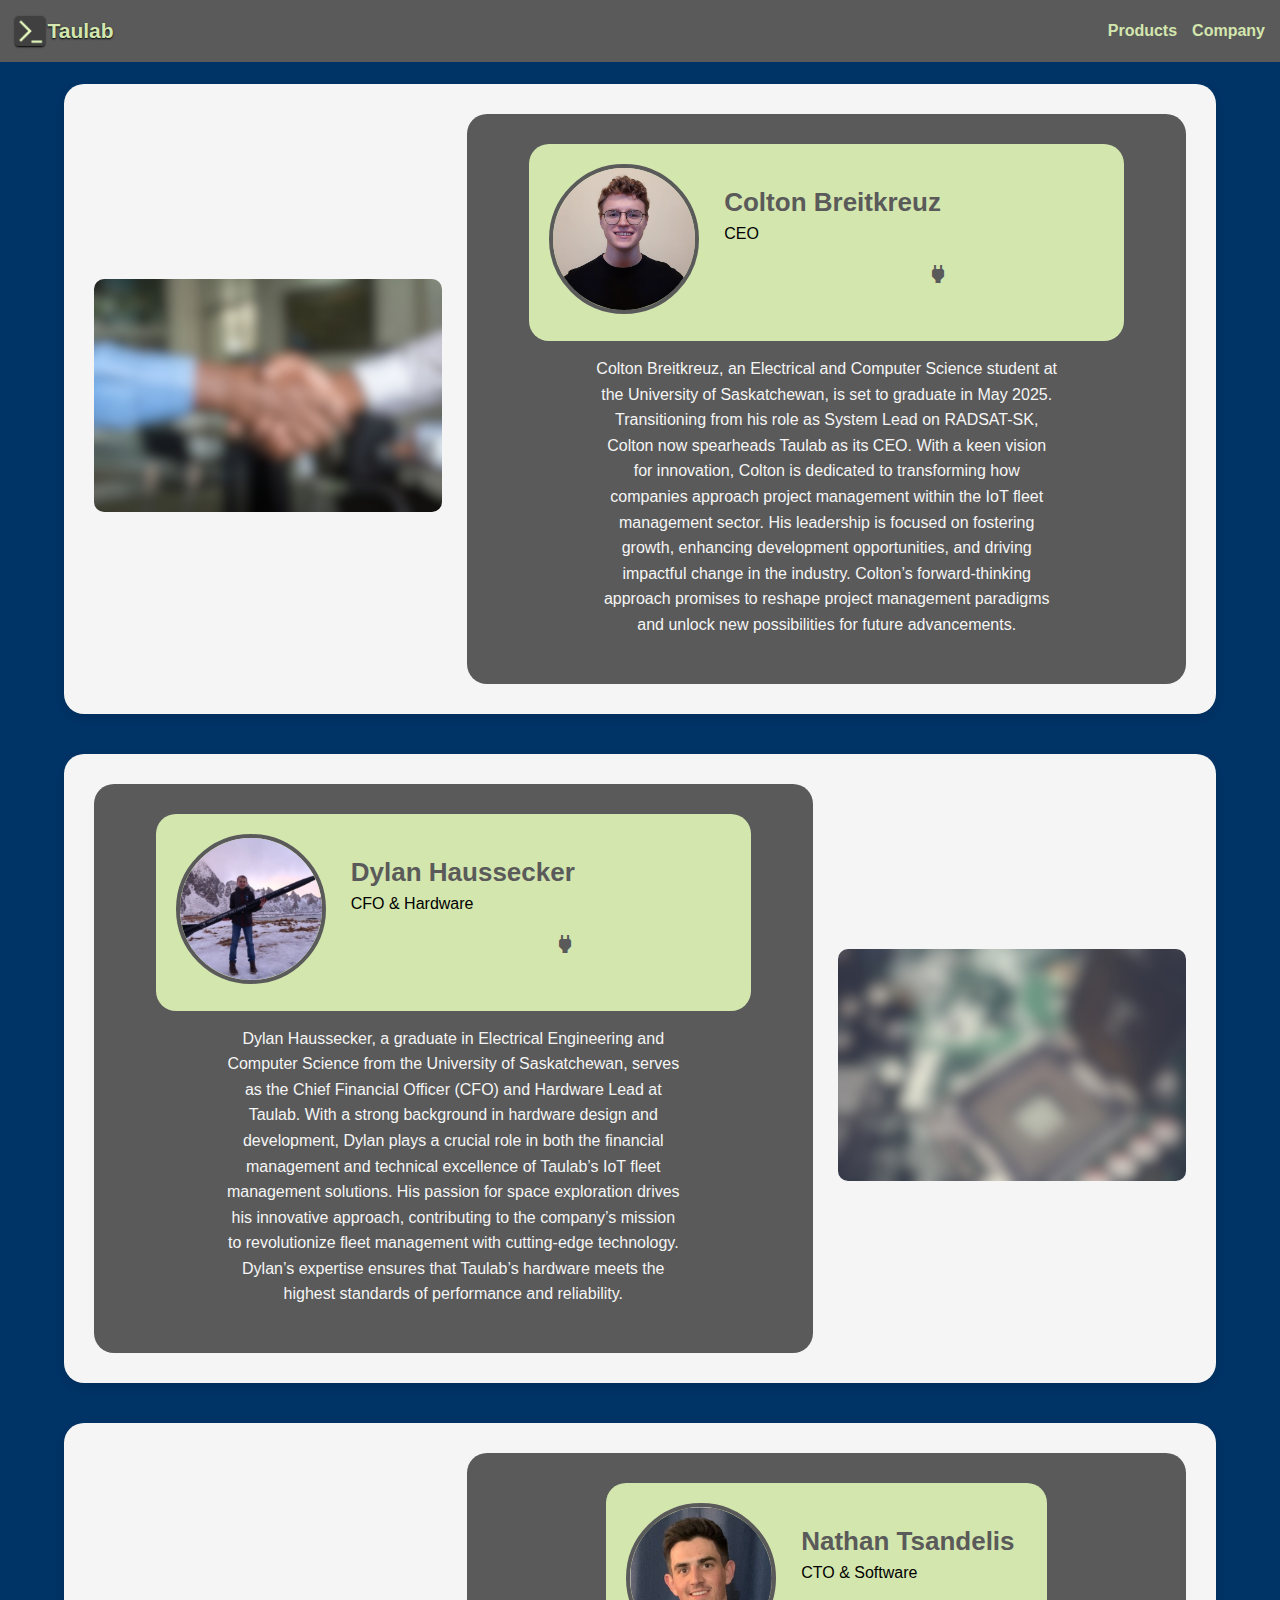
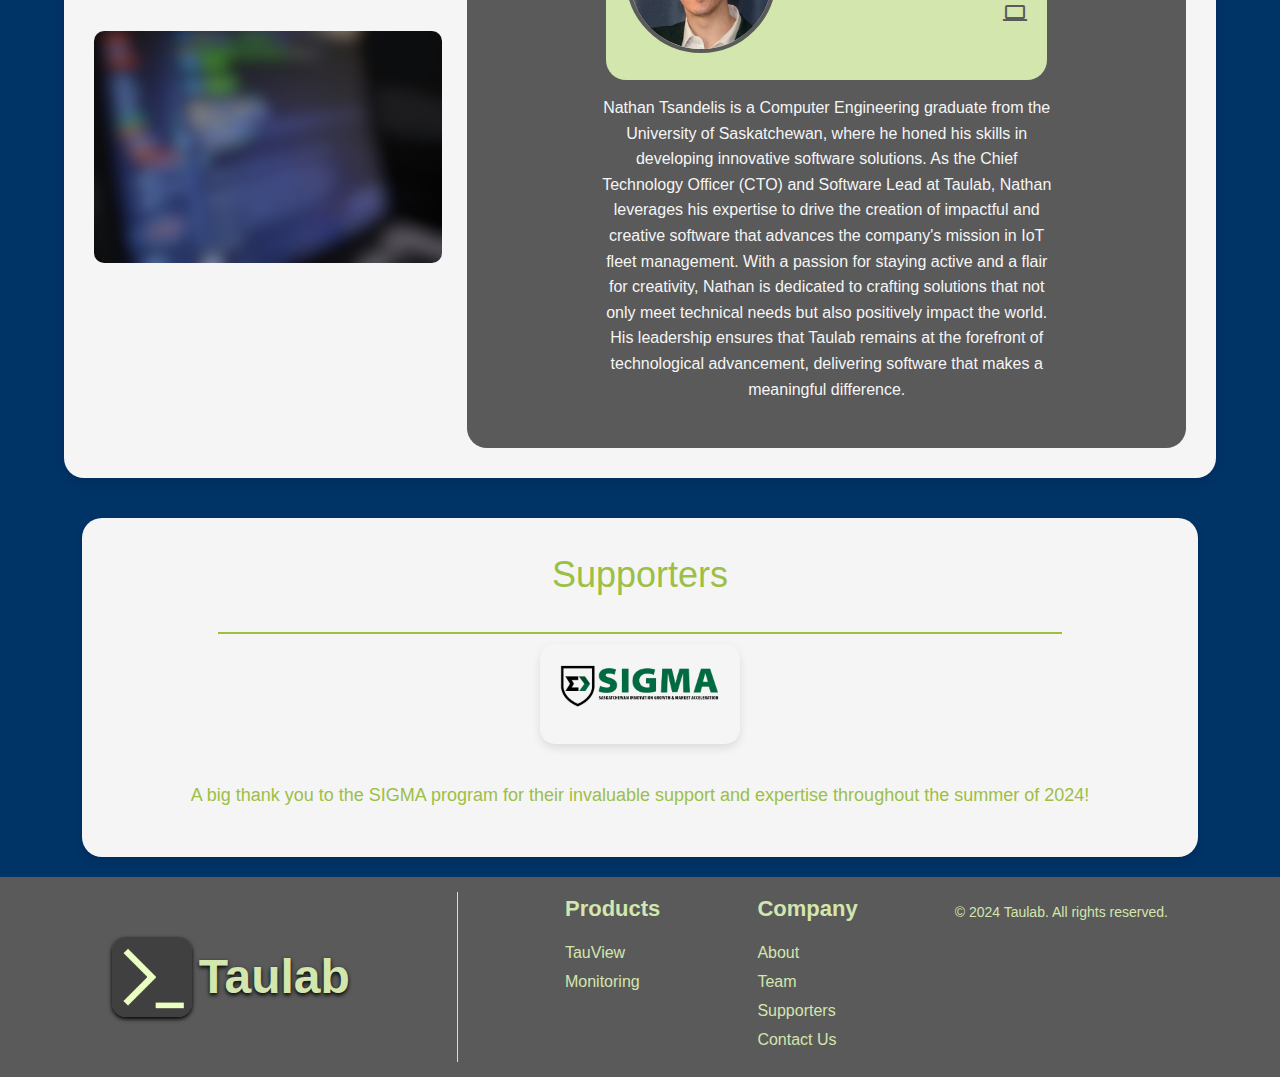
<file: company.html>
<!DOCTYPE html>
<html>
    <head>
        <title>Company Page - by taulab</title>
        <meta charset="utf-8"/>
        <meta name="viewport" content="width=device-width, initial-scale=1, user-scalable=no"/>
        <link href="https://fonts.googleapis.com/icon?family=Material+Icons" rel="stylesheet">
        <link rel="stylesheet" href="assets/css/main.css"/>
        <style>
            /* Team Section */
            #team-section {
                display: flex;
                flex-wrap: wrap;
                justify-content: space-around;
                margin: 0;
                padding: 0;
            }

            .team-member-card {
                width: 30%;
                display: flex;
                align-items: center;
                background-color: var(--card-color);
                padding: 30px;
                margin: 20px;
                box-shadow: 0 4px 10px rgba(0, 0, 0, 0.1);
                border-radius: 20px;
                gap: 25px;
            }

            .team-member-card.profile {
                width: 90%;
            }

            .team-member-card .image {
                width: 50%;
            }

            .team-member-card .image img {
                width: 100%;
                height: auto;
                border-radius: 10px;
            }

            @media (min-width: 769px) {
                /* Apply row-reverse only on larger screens */
                .team-member-card:nth-child(2n) {
                    flex-direction: row-reverse;
                }
            }

            /* Team Member Profile Container */
            .team-member-profile-container {
                display: flex;
                flex-direction: column;
                align-items: center;
                width: 100%;
                background-color: var(--secondary-color);
                padding: 30px;
                border-radius: 20px;
            }

            .team-member-profile-container .header {
                display: flex;
                align-items: center;
                justify-content: space-between;
                background-color: var(--primary-color);
                border-radius: 20px;
                padding: 20px;
                gap: 25px;
            }

            .team-member-profile-container .description {
                width: 70%;
                text-align: center;
            }

            .team-member-profile-container .description p {
                color: var(--text-color);
                line-height: 1.6;
                margin-top: 15px;
            }

            .info-container {
                display: block;
                align-items: center;
            }

            .name-container h1 {
                color: var(--secondary-color);
                font-size: 26px;
                font-weight: bold;
            }

            .icon-container {
                display: flex;
                list-style: none;
                margin-left: auto;
                padding-left: 0;
                gap: 10px;
            }

            .icon-container li {
                display: flex;
                align-items: center;
            }

            .icon-container li i {
                font-size: 24px;
                color: var(--secondary-color);
            }

            .header .picture img {
                width: 150px;
                height: 150px;
                border-radius: 50%;
                border: 4px solid var(--secondary-color);
            }

            /* Responsive Styles */
            @media (max-width: 768px) {
                .team-member-card {
                    width: 90%;
                    flex-direction: column;
                    align-items: center;
                }

                .team-member-card .image {
                    width: 100%;
                }

                .team-member-profile-container .header {
                    flex-direction: column;
                    align-items: center;
                    padding: 15px;
                }

                .team-member-profile-container .description {
                    width: 100%;
                    text-align: left;
                    padding-left: 0;
                }

                .info-container {
                    align-items: center;
                }

                .name-container h1 {
                    font-size: 22px;
                }

                .name-container h2 {
                    font-size: 18px;
                }

                .icon-container {
                    margin-left: 0;
                    padding-left: 0;
                    justify-content: center;
                    gap: 10px;
                }

                .icon-container li i {
                    font-size: 22px;
                }
            }

            @media (max-width: 480px) {
                .team-member-card {
                    width: 100%;
                }

                .team-member-profile-container .header {
                    padding: 10px;
                }

                .name-container h1 {
                    font-size: 20px;
                }

                .name-container h2 {
                    font-size: 16px;
                }

                .icon-container li i {
                    font-size: 20px;
                }
            }

            /* Supporters Section */
            #supporters-section {
                display: flex;
                justify-content: center;
                padding: 20px;
            }

            .supporter-section {
                display: flex;
                flex-direction: column;
                align-items: center;
                background-color: var(--card-color);
                padding: 30px;
                border-radius: 20px;
                box-shadow: 0 4px 10px rgba(0, 0, 0, 0.1);
                width: 90%;
            }

            .supporter-header-container {
                margin-bottom: 20px;
            }

            .supporter-header-container h1 {
                font-size: 36px;
                color: var(--darkened-primary-color);
                margin: 0;
            }

            .supporter-seperator {
                width: 80%;
                height: 2px;
                background-color: var(--darkened-primary-color); /* Line color */
                margin: 10px 0;
            }

            .supporters-logos-container {
                display: flex;
                justify-content: center; /* Center logos horizontally */
                flex-wrap: wrap; /* Wrap logos if they overflow */
                gap: 20px; /* Space between logos */
                width: 100%; /* Take full width */
            }

            .supporters-logos-container ul {
                list-style-type: none;
                padding: 0;
                margin: 0;
                display: flex;
                justify-content: center;
                flex-wrap: wrap;
            }

            .supporters-logos-container li {
                display: flex;
                justify-content: center;
                align-items: center;
                background-color: var(--card-color);
                padding: 20px;
                border-radius: 15px;
                box-shadow: 0 4px 10px rgba(0, 0, 0, 0.1);
                width: 200px;
                height: 100px;
            }

            .supporters-logos-container a {
                display: block;
                width: 100%;
                height: 100%;
                text-decoration: none;
            }

            .supporters-logos-container img {
                max-width: 100%;
                max-height: 100%;
                object-fit: contain;
                background: transparent;
                display: block;
            }

            .supporters-message-container {
                margin-top: 20px;
            }

            .supporters-message-container p {
                font-size: 18px;
                color: var(--darkened-primary-color);
                text-align: center;
            }

    </style>
    </head>
    <body>

        <!-- Page Wrapper -->
        <div id="page-wrapper">

            <!-- Header -->
             <header id="header">
                <div id="header-logo-container">
                    <a href="/" id="header-logo-title">
                        <img src="images/taulab-logo.png" id="header-logo" alt="Taulab Logo"/>
                        <h1>Taulab</h1>
                    </a>
                </div>

                <div id="header-links-container">
                    <a href="/comingsoon">Products</a>
                    <a href="/company">Company</a>
                </div>
             </header>

             <!-- Main -->
              <main>

                <section id="company-section">

                </section>

                <!-- Team Card Section -->
                <section id="team-section">
                        <section class="team-member-card profile">
                            <div class="image">
                                <img src="images/ceo-role.jpg" alt="Ceo Role Image"/>
                            </div>
                            <div class="team-member-profile-container">
                                <div class="header">
                                    <div class="picture">
                                        <img src="images/colton.jpg" alt="Colton"/>
                                    </div>
                                    <div class="info-container">
                                        <div class="name-container">
                                            <h1>Colton Breitkreuz</h1>
                                            <h2>CEO</h2>
                                        </div>
                                        <ul class="icon-container">
                                            <li><i class="material-icons">terminal</i></li>
                                            <li><i class="material-icons">power</i></li>
                                            <li><i class="material-icons">rocket</i></li>
                                        </ul>
                                    </div>
                                </div>
                                <div class="description">
                                    <p>
                                        Colton Breitkreuz, an Electrical and Computer Science student at the University of Saskatchewan, is set to graduate in May 2025. Transitioning from his role as System Lead on RADSAT-SK, Colton now spearheads Taulab as its CEO. With a keen vision for innovation, Colton is dedicated to transforming how companies approach project management within the IoT fleet management sector. His leadership is focused on fostering growth, enhancing development opportunities, and driving impactful change in the industry. Colton’s forward-thinking approach promises to reshape project management paradigms and unlock new possibilities for future advancements.
                                    </p>
                                </div>
                            </div>
                        </section>
                        <section class="team-member-card profile">
                            <div class="image">
                                <img src="images/hardware-lead.jpg" alt="Hardware Lead Image"/>
                            </div>
                            <div class="team-member-profile-container">
                                <div class="header">
                                    <div class="picture">
                                        <img src="images/dylan.jpg" alt="Colton"/>
                                    </div>
                                    <div class="info-container">
                                        <div class="name-container">
                                            <h1>Dylan Haussecker</h1>
                                            <h2>CFO & Hardware</h2>
                                        </div>
                                        <ul class="icon-container">
                                            <li><i class="material-icons">terminal</i></li>
                                            <li><i class="material-icons">power</i></li>
                                            <li><i class="material-icons">rocket</i></li>
                                        </ul>
                                    </div>
                                </div>
                                <div class="description">
                                    <p>
                                        Dylan Haussecker, a graduate in Electrical Engineering and Computer Science from the University of Saskatchewan, serves as the Chief Financial Officer (CFO) and Hardware Lead at Taulab. With a strong background in hardware design and development, Dylan plays a crucial role in both the financial management and technical excellence of Taulab’s IoT fleet management solutions. His passion for space exploration drives his innovative approach, contributing to the company’s mission to revolutionize fleet management with cutting-edge technology. Dylan’s expertise ensures that Taulab’s hardware meets the highest standards of performance and reliability.
                                    </p>
                                </div>
                            </div>
                        </section>
                        <section class="team-member-card profile">
                            <div class="image">
                                <img src="images/software-lead.jpg" alt="Software Lead Image"/>
                            </div>
                            <div class="team-member-profile-container">
                                <div class="header">
                                    <div class="picture">
                                        <img src="images/nathan.jpg" alt="Colton"/>
                                    </div>
                                    <div class="info-container">
                                        <div class="name-container">
                                            <h1>Nathan Tsandelis</h1>
                                            <h2>CTO & Software</h2>
                                        </div>
                                        <ul class="icon-container">
                                            <li><i class="material-icons">terminal</i></li>
                                            <li><i class="material-icons">laptop</i></li>
                                        </ul>
                                    </div>
                                </div>
                                <div class="description">
                                    <p>
                                        Nathan Tsandelis is a Computer Engineering graduate from the University of Saskatchewan, where he honed his skills in developing innovative software solutions. As the Chief Technology Officer (CTO) and Software Lead at Taulab, Nathan leverages his expertise to drive the creation of impactful and creative software that advances the company's mission in IoT fleet management. With a passion for staying active and a flair for creativity, Nathan is dedicated to crafting solutions that not only meet technical needs but also positively impact the world. His leadership ensures that Taulab remains at the forefront of technological advancement, delivering software that makes a meaningful difference.
                                    </p>
                                </div>
                            </div>
                        </section>
                    </section>
              </main>

              <!-- Supporters sections -->
              <section id="supporters-section">
                <section class="supporter-section">
                    <div class="supporter-header-container">
                        <h1>Supporters</h1>
                    </div>
                    <div class="supporter-seperator"></div>
                    <div class="supporters-logos-container">
                        <ul>
                            <li>
                                <a href="https://engineering.usask.ca/departments/sigma.php">
                                    <img src="images/sigma-logo-final.png">
                                </a>
                            </li>
                        </ul>
                    </div>
                    <div class="supporters-message-container">
                        <p>A big thank you to the SIGMA program for their invaluable support and expertise throughout the summer of 2024!</p>
                    </div>
                </section>
              </section>

             <!-- Footer -->
            <footer id="footer">
                <div id="footer-logo-container">
                    <a href="/" id="footer-logo-title">
                        <img src="images/taulab-logo.png" id="footer-logo" alt="Taulab Logo"/>
                        <h1>Taulab</h1>
                    </a>
                </div>
                <div id="footer-seperator"></div>
                <div class="footer-table-column">
                    <h3>Products</h3>
                    <ul>
                        <li><a href="/comingsoon">TauView</a></li>
                        <li><a href="/comingsoon">Monitoring</a></li>
                    </ul>
                </div>
                <div class="footer-table-column">
                    <h3>Company</h3>
                    <ul>
                        <li><a href="/comingsoon">About</a></li>
                        <li><a href="/company#team-section">Team</a></li>
                        <li><a href="/company#supporters-section">Supporters</a></li>
                        <li><a href="/contact">Contact Us</a></li>
                    </ul>
                </div>
                <div id="footer-copyright">
                    <p>&copy; 2024 Taulab. All rights reserved.</p>
                </div>
            </footer>
        </div>
        </div>
    </body>
</html>
</file>
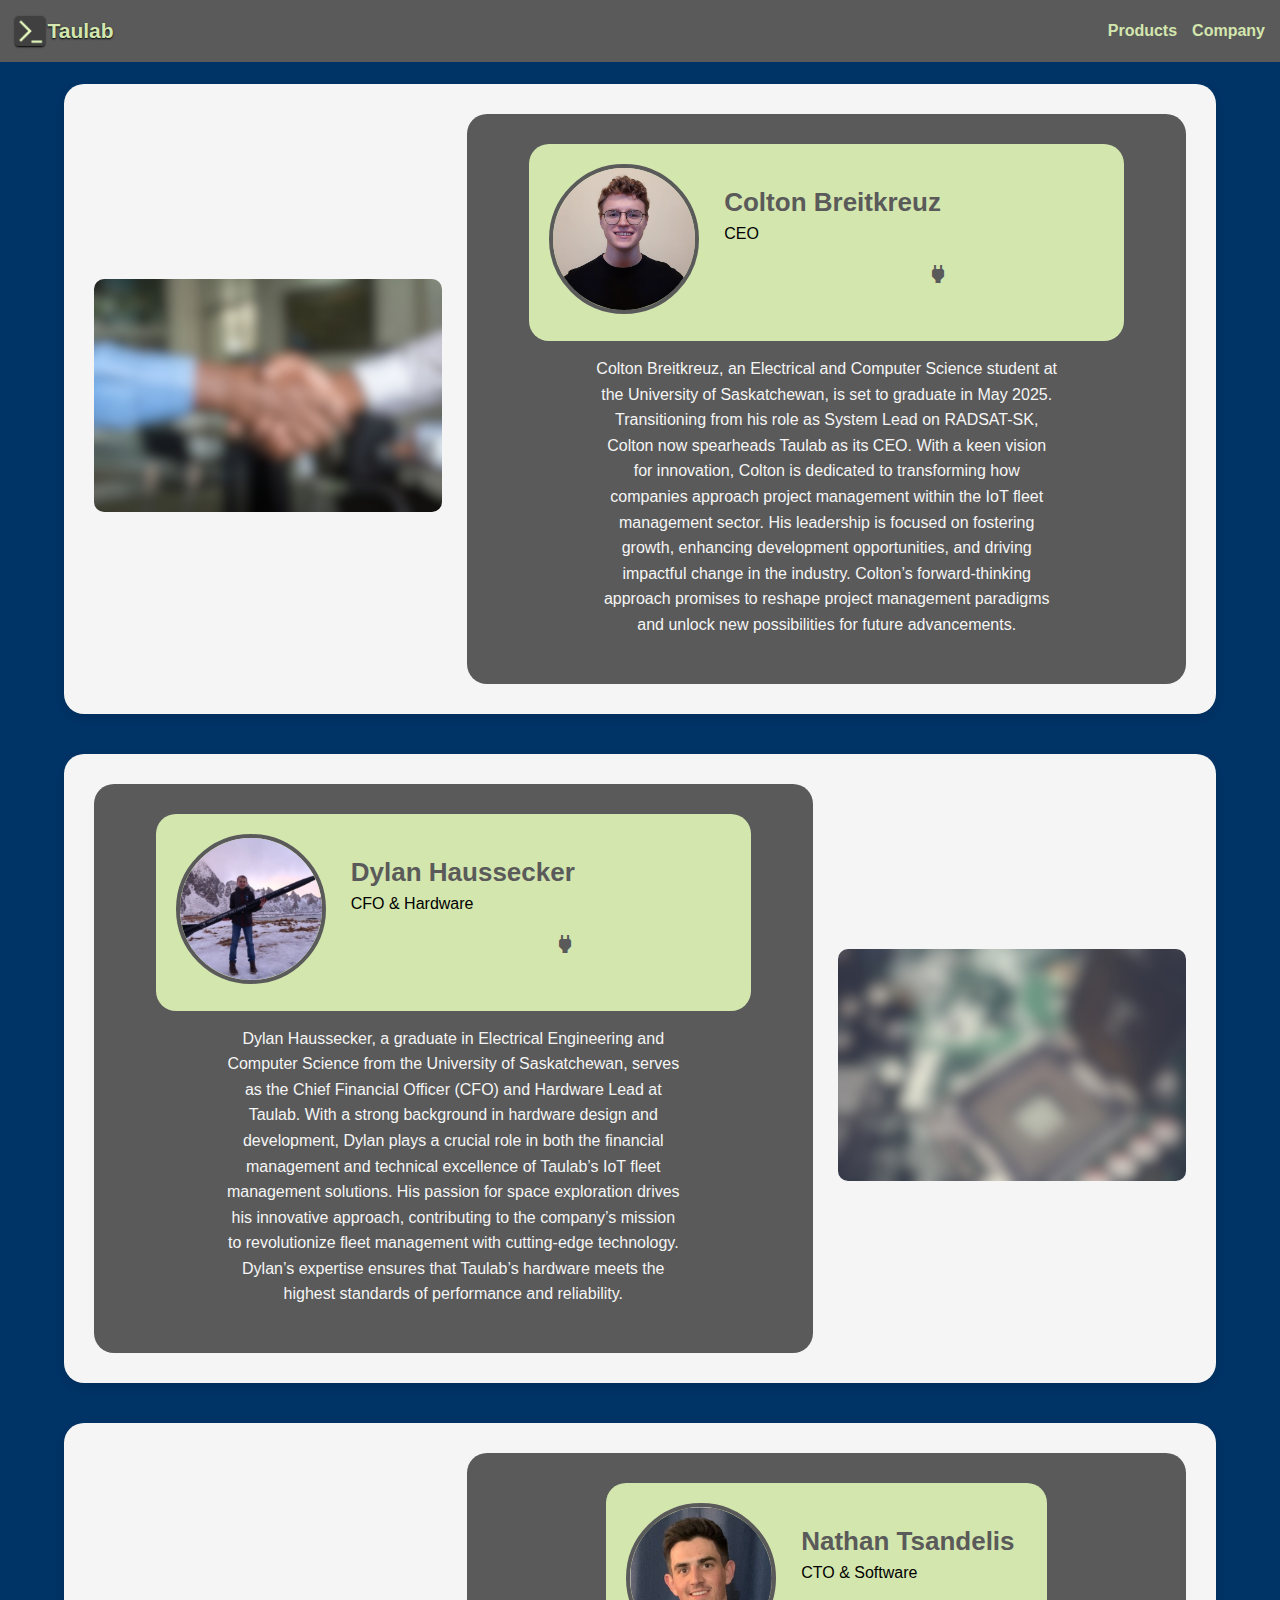
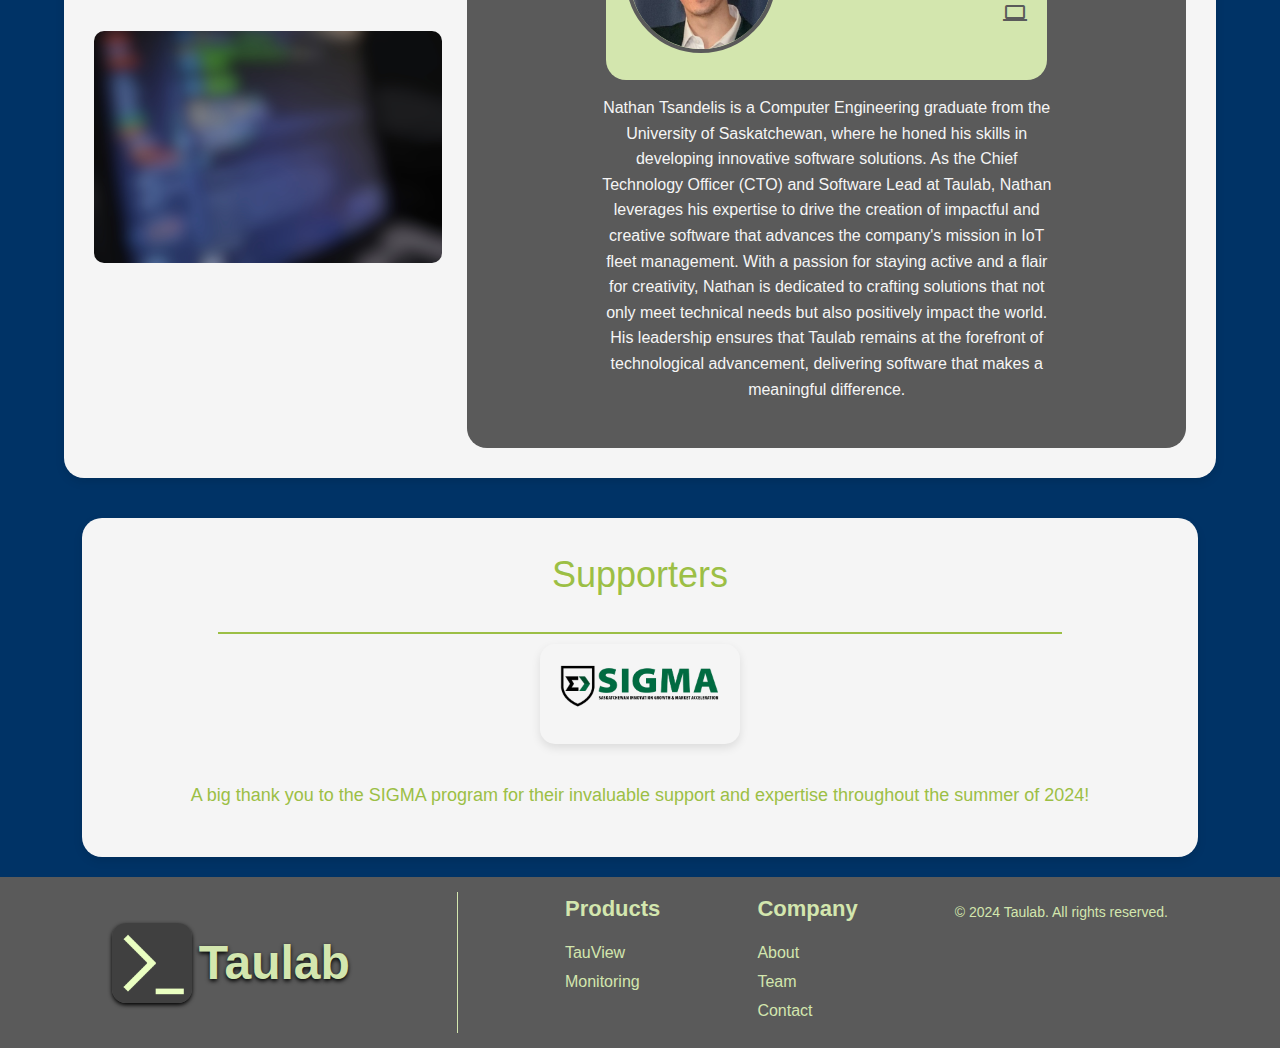
<file: team.html>
<!DOCTYPE html>
<html>
    <head>
        <title>Team Page - by taulab</title>
        <meta charset="utf-8"/>
        <meta name="viewport" content="width=device-width, initial-scale=1, user-scalable=no"/>
        <link href="https://fonts.googleapis.com/icon?family=Material+Icons" rel="stylesheet">
        <link rel="stylesheet" href="assets/css/main.css"/>
        <style>
            /* Team Section */
            #team-section {
                display: flex;
                flex-wrap: wrap;
                justify-content: space-around;
                margin: 0;
                padding: 0;
            }

            .team-member-card {
                width: 30%;
                display: flex;
                align-items: center;
                background-color: var(--card-color);
                padding: 30px;
                margin: 20px;
                box-shadow: 0 4px 10px rgba(0, 0, 0, 0.1);
                border-radius: 20px;
                gap: 25px;
            }

            .team-member-card.profile {
                width: 90%;
            }

            .team-member-card .image {
                width: 50%;
            }

            .team-member-card .image img {
                width: 100%;
                height: auto;
                border-radius: 10px;
            }

            @media (min-width: 769px) {
                /* Apply row-reverse only on larger screens */
                .team-member-card:nth-child(2n) {
                    flex-direction: row-reverse;
                }
            }

            /* Team Member Profile Container */
            .team-member-profile-container {
                display: flex;
                flex-direction: column;
                align-items: center;
                width: 100%;
                background-color: var(--secondary-color);
                padding: 30px;
                border-radius: 20px;
            }

            .team-member-profile-container .header {
                display: flex;
                align-items: center;
                justify-content: space-between;
                background-color: var(--primary-color);
                border-radius: 20px;
                padding: 20px;
                gap: 25px;
            }

            .team-member-profile-container .description {
                width: 70%;
                text-align: center;
            }

            .team-member-profile-container .description p {
                color: var(--text-color);
                line-height: 1.6;
                margin-top: 15px;
            }

            .info-container {
                display: block;
                align-items: center;
            }

            .name-container h1 {
                color: var(--secondary-color);
                font-size: 26px;
                font-weight: bold;
            }

            .icon-container {
                display: flex;
                list-style: none;
                margin-left: auto;
                padding-left: 0;
                gap: 10px;
            }

            .icon-container li {
                display: flex;
                align-items: center;
            }

            .icon-container li i {
                font-size: 24px;
                color: var(--secondary-color);
            }

            .header .picture img {
                width: 150px;
                height: 150px;
                border-radius: 50%;
                border: 4px solid var(--secondary-color);
            }

            /* Responsive Styles */
            @media (max-width: 768px) {
                .team-member-card {
                    width: 90%;
                    flex-direction: column;
                    align-items: center;
                }

                .team-member-card .image {
                    width: 100%;
                }

                .team-member-profile-container .header {
                    flex-direction: column;
                    align-items: center;
                    padding: 15px;
                }

                .team-member-profile-container .description {
                    width: 100%;
                    text-align: left;
                    padding-left: 0;
                }

                .info-container {
                    align-items: center;
                }

                .name-container h1 {
                    font-size: 22px;
                }

                .name-container h2 {
                    font-size: 18px;
                }

                .icon-container {
                    margin-left: 0;
                    padding-left: 0;
                    justify-content: center;
                    gap: 10px;
                }

                .icon-container li i {
                    font-size: 22px;
                }
            }

            @media (max-width: 480px) {
                .team-member-card {
                    width: 100%;
                }

                .team-member-profile-container .header {
                    padding: 10px;
                }

                .name-container h1 {
                    font-size: 20px;
                }

                .name-container h2 {
                    font-size: 16px;
                }

                .icon-container li i {
                    font-size: 20px;
                }
            }

            /* Supporters Section */
            #supporters-section {
                display: flex;
                justify-content: center;
                padding: 20px;
            }

            .supporter-section {
                display: flex;
                flex-direction: column;
                align-items: center;
                background-color: var(--card-color);
                padding: 30px;
                border-radius: 20px;
                box-shadow: 0 4px 10px rgba(0, 0, 0, 0.1);
                width: 90%;
            }

            .supporter-header-container {
                margin-bottom: 20px;
            }

            .supporter-header-container h1 {
                font-size: 36px;
                color: var(--darkened-primary-color);
                margin: 0;
            }

            .supporter-seperator {
                width: 80%; /* Thin line width */
                height: 2px; /* Thin line height */
                background-color: var(--darkened-primary-color); /* Line color */
                margin: 10px 0;
            }

            .supporters-logos-container {
                display: flex;
                justify-content: center; /* Center logos horizontally */
                flex-wrap: wrap; /* Wrap logos if they overflow */
                gap: 20px; /* Space between logos */
                width: 100%; /* Take full width */
            }

            .supporters-logos-container ul {
                list-style-type: none;
                padding: 0;
                margin: 0;
                display: flex;
                justify-content: center;
                flex-wrap: wrap;
            }

            .supporters-logos-container li {
                display: flex;
                justify-content: center;
                align-items: center;
                background-color: var(--card-color);
                padding: 20px;
                border-radius: 15px;
                box-shadow: 0 4px 10px rgba(0, 0, 0, 0.1);
                width: 200px;
                height: 100px;
            }

            .supporters-logos-container a {
                display: block;
                width: 100%;
                height: 100%;
                text-decoration: none;
            }

            .supporters-logos-container img {
                max-width: 100%;
                max-height: 100%;
                object-fit: contain;
                background: transparent;
                display: block;
            }

            .supporters-message-container {
                margin-top: 20px;
            }

            .supporters-message-container p {
                font-size: 18px;
                color: var(--darkened-primary-color);
                text-align: center;
            }

    </style>
    </head>
    <body>

        <!-- Page Wrapper -->
        <div id="page-wrapper">

            <!-- Header -->
             <header id="header">
                <div id="header-logo-container">
                    <a href="/" id="header-logo-title">
                        <img src="images/taulab-logo.png" id="header-logo" alt="Taulab Logo"/>
                        <h1>Taulab</h1>
                    </a>
                </div>

                <div id="header-links-container">
                    <a href="/comingsoon">Products</a>
                    <a href="/team">Company</a>
                </div>
             </header>

             <!-- Main -->
              <main>

                <section id="company-section">

                </section>

                <!-- Team Card Section -->
                <section id="team-section">
                        <section class="team-member-card profile">
                            <div class="image">
                                <img src="images/ceo-role.jpg" alt="Ceo Role Image"/>
                            </div>
                            <div class="team-member-profile-container">
                                <div class="header">
                                    <div class="picture">
                                        <img src="images/colton.jpg" alt="Colton"/>
                                    </div>
                                    <div class="info-container">
                                        <div class="name-container">
                                            <h1>Colton Breitkreuz</h1>
                                            <h2>CEO</h2>
                                        </div>
                                        <ul class="icon-container">
                                            <li><i class="material-icons">terminal</i></li>
                                            <li><i class="material-icons">power</i></li>
                                            <li><i class="material-icons">rocket</i></li>
                                        </ul>
                                    </div>
                                </div>
                                <div class="description">
                                    <p>
                                        Colton Breitkreuz, an Electrical and Computer Science student at the University of Saskatchewan, is set to graduate in May 2025. Transitioning from his role as System Lead on RADSAT-SK, Colton now spearheads Taulab as its CEO. With a keen vision for innovation, Colton is dedicated to transforming how companies approach project management within the IoT fleet management sector. His leadership is focused on fostering growth, enhancing development opportunities, and driving impactful change in the industry. Colton’s forward-thinking approach promises to reshape project management paradigms and unlock new possibilities for future advancements.
                                    </p>
                                </div>
                            </div>
                        </section>
                        <section class="team-member-card profile">
                            <div class="image">
                                <img src="images/hardware-lead.jpg" alt="Hardware Lead Image"/>
                            </div>
                            <div class="team-member-profile-container">
                                <div class="header">
                                    <div class="picture">
                                        <img src="images/dylan.jpg" alt="Colton"/>
                                    </div>
                                    <div class="info-container">
                                        <div class="name-container">
                                            <h1>Dylan Haussecker</h1>
                                            <h2>CFO & Hardware</h2>
                                        </div>
                                        <ul class="icon-container">
                                            <li><i class="material-icons">terminal</i></li>
                                            <li><i class="material-icons">power</i></li>
                                            <li><i class="material-icons">rocket</i></li>
                                        </ul>
                                    </div>
                                </div>
                                <div class="description">
                                    <p>
                                        Dylan Haussecker, a graduate in Electrical Engineering and Computer Science from the University of Saskatchewan, serves as the Chief Financial Officer (CFO) and Hardware Lead at Taulab. With a strong background in hardware design and development, Dylan plays a crucial role in both the financial management and technical excellence of Taulab’s IoT fleet management solutions. His passion for space exploration drives his innovative approach, contributing to the company’s mission to revolutionize fleet management with cutting-edge technology. Dylan’s expertise ensures that Taulab’s hardware meets the highest standards of performance and reliability.
                                    </p>
                                </div>
                            </div>
                        </section>
                        <section class="team-member-card profile">
                            <div class="image">
                                <img src="images/software-lead.jpg" alt="Software Lead Image"/>
                            </div>
                            <div class="team-member-profile-container">
                                <div class="header">
                                    <div class="picture">
                                        <img src="images/nathan.jpg" alt="Colton"/>
                                    </div>
                                    <div class="info-container">
                                        <div class="name-container">
                                            <h1>Nathan Tsandelis</h1>
                                            <h2>CTO & Software</h2>
                                        </div>
                                        <ul class="icon-container">
                                            <li><i class="material-icons">terminal</i></li>
                                            <li><i class="material-icons">laptop</i></li>
                                        </ul>
                                    </div>
                                </div>
                                <div class="description">
                                    <p>
                                        Nathan Tsandelis is a Computer Engineering graduate from the University of Saskatchewan, where he honed his skills in developing innovative software solutions. As the Chief Technology Officer (CTO) and Software Lead at Taulab, Nathan leverages his expertise to drive the creation of impactful and creative software that advances the company's mission in IoT fleet management. With a passion for staying active and a flair for creativity, Nathan is dedicated to crafting solutions that not only meet technical needs but also positively impact the world. His leadership ensures that Taulab remains at the forefront of technological advancement, delivering software that makes a meaningful difference.
                                    </p>
                                </div>
                            </div>
                        </section>
                    </section>
              </main>

              <!-- Supporters sections -->
              <section id="supporters-section">
                <section class="supporter-section">
                    <div class="supporter-header-container">
                        <h1>Supporters</h1>
                    </div>
                    <div class="supporter-seperator"></div>
                    <div class="supporters-logos-container">
                        <ul>
                            <li>
                                <a href="https://engineering.usask.ca/departments/sigma.php">
                                    <img src="images/sigma-logo-final.png">
                                </a>
                            </li>
                        </ul>
                    </div>
                    <div class="supporters-message-container">
                        <p>A big thank you to the SIGMA program for their invaluable support and expertise throughout the summer of 2024!</p>
                    </div>
                </section>
              </section>

             <!-- Footer -->
            <footer id="footer">
                <div id="footer-logo-container">
                    <a href="https://engineering.usask.ca/departments/sigma.php" id="footer-logo-title">
                        <img src="images/taulab-logo.png" id="footer-logo" alt="Taulab Logo"/>
                        <h1>Taulab</h1>
                    </a>
                </div>
                <div id="footer-seperator"></div>
                <div class="footer-table-column">
                    <h3>Products</h3>
                    <ul>
                        <li><a href="/comingsoon">TauView</a></li>
                        <li><a href="/comingsoon">Monitoring</a></li>
                    </ul>
                </div>
                <div class="footer-table-column">
                    <h3>Company</h3>
                    <ul>
                        <li><a href="/comingsoon">About</a></li>
                        <li><a href="/team">Team</a></li>
                        <li><a href="/comingsoon">Contact</a></li>
                    </ul>
                </div>
                <div id="footer-copyright">
                    <p>&copy; 2024 Taulab. All rights reserved.</p>
                </div>
            </footer>
        </div>
        </div>
    </body>
</html>
</file>
<file: assets/css/main.css>
@import url("https://fonts.googleapis.com/css?family=Open+Sans:400,400italic,600,600italic,800,800italic");

* {
    box-sizing: border-box;
}

:root {
    --white: #f5f5f5;
    --tea-green: #d3e6ae;
    --darkened-tea-green:#9CbF45;
    --maize: #ffb300;
    --blue-crayola: #003366;
    --battleship-gray: #5a5a5a;
    --onyx: #404040;
    --eerie-black: #1e1e1e;
    --translucent-color: rgba(90, 90, 90, 0.5);
    --transparent-color: rgba(0, 0, 0, 0);
    
    --primary-color: var(--tea-green);
    --darkened-primary-color: var(--darkened-tea-green);
    --secondary-color: var(--battleship-gray);
    --accent-color: var(--onyx);
    --complementary-color: var(--maize);
    --background-color: var(--blue-crayola);
    --cta-color: var(--eerie-black);
    --card-color: var(--white);
    --translucent: var(--translucent-color);
    --transparent: var(--transparent-color);
    --text-color: var(--white);
}

html, body, div, span, h1,
h2, h3, h4, h5, h6, section {
    margin: 0;
    padding: 0;
    border: 0;
    font-size: 100%;
    font: inherit;
    vertical-align: baseline;
}

html {
    scroll-behavior: smooth;
}

footer, header {
    display: block;
}

body {
    display: flex;
    flex-direction: column;
    line-height: 1.5;
    background-color: var(--background-color);
    font-family: Arial, sans-serif;
    margin: 0;
    padding: 0;
}

.material-icons {
    font-size: 24px;
    color: var(--primary-color);
}

/* Page Wrapper */
#page-wrapper {
    padding-top: 4em;
}

/* Header */
#header {
    display: flex;
    justify-content: space-between;
    align-items: center;
    background-color: var(--secondary-color);
    padding: 15px;
    position: fixed;
    top: 0;
    left: 0;
    width: 100%;
    z-index: 10000;
}

#header.transparent {
    background-color: var(--transparent-color);
}

#header.secondary-color {
    background-color: var(--secondary-color);
}

#header-logo-container {
    display: flex;
    justify-content: space-evenly;
    align-items: center;
}

#header-logo-title {
    display: inherit;
    align-items: inherit;
    text-decoration: none;
}

#header-logo-title h1 {
    margin: 0;
    font-size: 21px;
    font-weight: bold;
    color: var(--primary-color);
    text-shadow: 0 1px 2px black;
}

#header-logo {
    height: 30px;
    margin-right: 2.5px;
    border-radius: 4px;
    box-shadow: 0 1px 2px black;
}

#header-links-container {
    display: inherit;
    justify-content: inherit;
    align-items: center;
    gap: 15px;
}

#header-links-container a {
    color: var(--primary-color);
    text-decoration: none;
    font-size: 16px;
    font-weight: bold;
}

#header-links-container a:hover {
    color: var(--darkened-primary-color);
}

/* Responsive Styles */
@media (max-width: 768px) {
    #header {
        padding: 10px;
    }

    #header-logo-title h1 {
        font-size: 18px;
    }

    #header-logo {
        height: 25px;
    }

    #header-links-container {
        flex-direction: column;
        gap: 10px;
        align-items: flex-start;
    }

    #header-links-container a {
        font-size: 14px;
    }
}

@media (max-width: 480px) {
    #header {
        padding: 8px;
    }

    #header-logo-title h1 {
        font-size: 16px;
    }

    #header-logo {
        height: 20px;
    }

    #header-links-container {
        gap: 8px;
    }

    #header-links-container a {
        font-size: 12px;
    }
}

/* Footer */
#footer {
    display: flex;
    justify-content: space-evenly;
    align-items: center center;
    background-color: var(--secondary-color);
    padding: 15px;
    bottom: 0;
    left: 0;
    width: 100%;
}

#footer-content-container {
    display: flex;
    flex-direction: row;
    justify-content: space-evenly;
    align-items: center;
    width: 100%;
}

#footer-logo-container {
    display: flex;
    justify-content: center;
    align-items: center;
}

#footer-logo-title {
    display: inherit;
    align-items: inherit;
    text-decoration: none;
}

#footer-logo-title h1 {
    margin: 0;
    font-size: 48px;
    font-weight: bold;
    color: var(--primary-color);
    text-shadow: 0 2px 4px black;
}

#footer-logo {
    height: 80px;
    margin-right: 6.67px;
    border-radius: 14px;
    box-shadow: 0 2px 4px black;
}

#footer-seperator {
    border-left: 1px solid var(--primary-color);
    flex: 0 1;
    margin: 0 10px;
}

.footer-table-column {
    display: flex;
    align-items: flex-start;
    flex-direction: column;
}

.footer-table-column h3 {
    font-size: 22px;
    font-weight: bold;
    color: var(--primary-color);
}

.footer-table-column ul {
    list-style-type: none;
    padding: 0;
    margin-bottom: 5px;
}

.footer-table-column li {
    margin-bottom: 5px;
}

.footer-table-column a {
    color: var(--primary-color);
    text-decoration: none;
    font-size: 16px;
}

.footer-table-column a:hover {
    color: var(--darkened-primary-color);
}

#footer-copyright {
    margin-top: 10px; /* Space between footer content and copyright */
}

#footer-copyright p {
    margin: 0;
    font-size: 14px;
    color: var(--primary-color);
}

/* Responsive Styles */
@media (max-width: 768px) {
    #footer {
        flex-direction: column;
        padding: 10px;
    }

    #footer-logo-title h1 {
        font-size: 36px;
    }

    #footer-logo {
        height: 60px;
    }

    #footer-seperator {
        display: none;
    }

    .footer-table-column {
        align-items: center;
        margin-bottom: 10px;
    }

    .footer-table-column h3 {
        font-size: 18px;
    }

    .footer-table-column a {
        font-size: 14px;
    }
}

@media (max-width: 480px) {
    #footer {
        padding: 8px;
    }

    #footer-logo-title h1 {
        font-size: 28px;
    }

    #footer-logo {
        height: 50px;
    }

    .footer-table-column h3 {
        font-size: 16px;
    }

    .footer-table-column a {
        font-size: 12px;
    }
}
</file>
